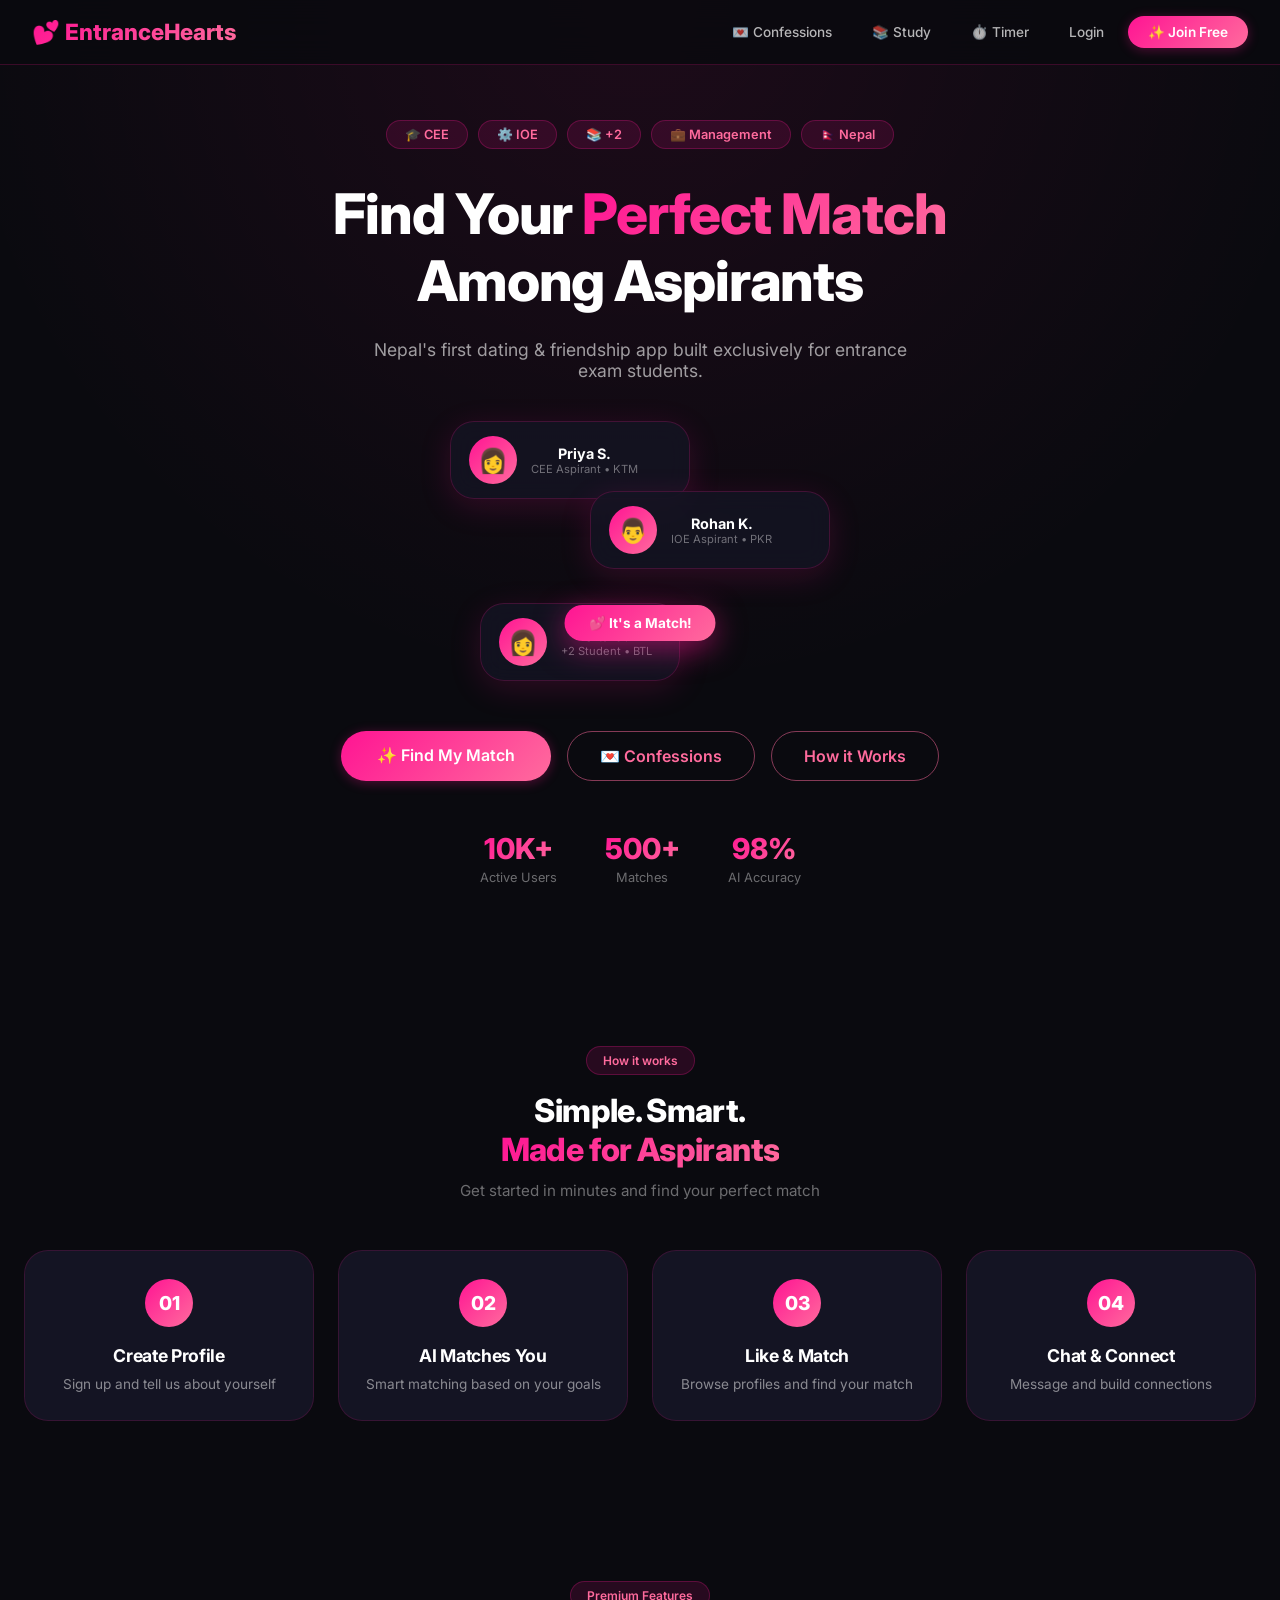
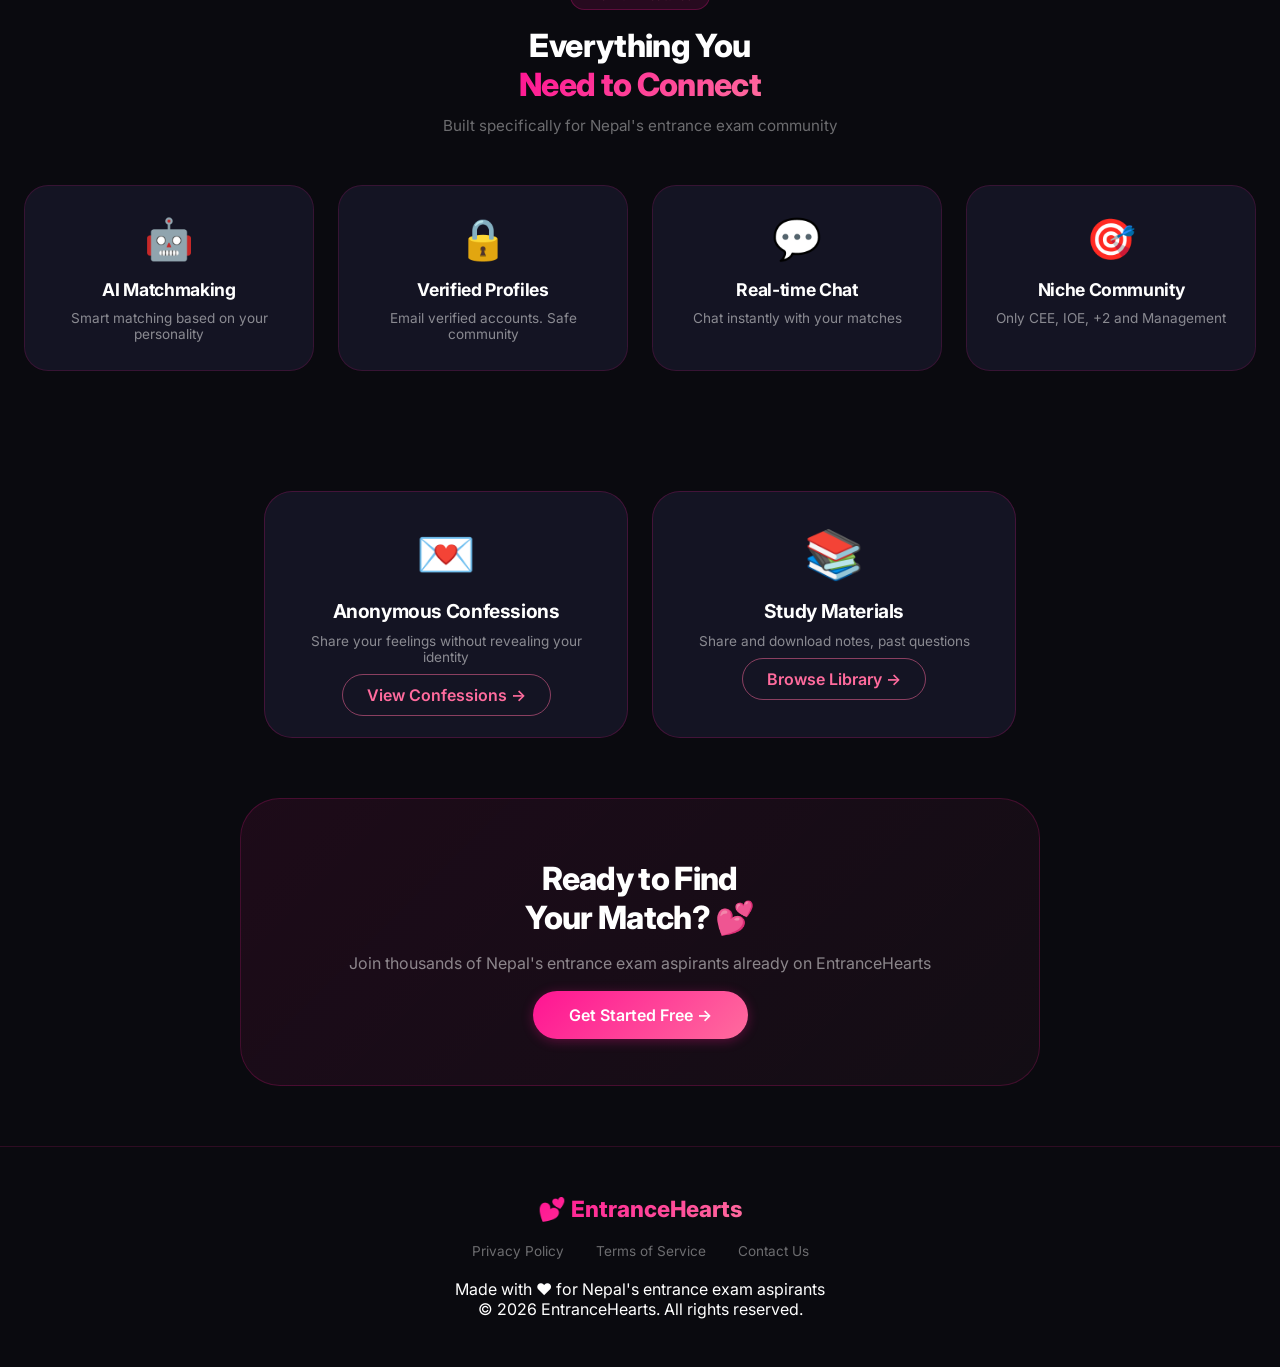
<file: index.html>
<!DOCTYPE html>
<html lang="en">
<head>
  <meta charset="UTF-8"/>
  <meta name="viewport" content="width=device-width, initial-scale=1.0, viewport-fit=cover"/>
  <title>EntranceHearts 💕 — Nepal's #1 Dating App for Students</title>
  <meta name="description" content="Nepal's first dating & friendship app for CEE, IOE, +2 and Management students. Find your perfect match!"/>
  <link rel="canonical" href="https://entrancehearts.vercel.app/"/>
  <meta property="og:title" content="EntranceHearts 💕 — Find Your Match"/>
  <meta property="og:description" content="Nepal's first dating app for students"/>
  <meta property="og:image" content="/icon-512.png"/>
  <link rel="manifest" href="manifest.json"/>
  <meta name="theme-color" content="#FF1493"/>
  <meta name="mobile-web-app-capable" content="yes"/>
  <link rel="apple-touch-icon" href="icon-192.png"/>
  <link href="https://fonts.googleapis.com/css2?family=Inter:opsz,wght@14..32,300;14..32,400;14..32,500;14..32,600;14..32,700;14..32,800&display=swap" rel="stylesheet"/>
  <link rel="stylesheet" href="https://cdnjs.cloudflare.com/ajax/libs/font-awesome/6.4.0/css/all.min.css"/>
  <link rel="stylesheet" href="style.css"/>
  
  <style>
    /* ========================================
       ENTRANCEHEARTS - PREMIUM DARK THEME
       Pink Gradient | Professional Dating App Style
       ======================================== */
    
    * {
      margin: 0;
      padding: 0;
      box-sizing: border-box;
    }

    body {
      font-family: 'Inter', sans-serif;
      background: #0a0a0f;
      color: #ffffff;
      overflow-x: hidden;
    }

    /* Premium Gradients */
    :root {
      --gradient-pink: linear-gradient(135deg, #FF1493, #FF6B9D);
      --gradient-gold: linear-gradient(135deg, #FFD700, #FFA500);
    }

    /* Navbar */
    .navbar {
      position: fixed;
      top: 0;
      left: 0;
      right: 0;
      z-index: 1000;
      padding: 16px 32px;
      background: rgba(10, 10, 15, 0.85);
      backdrop-filter: blur(20px);
      border-bottom: 1px solid rgba(255, 20, 147, 0.2);
      transition: all 0.3s;
    }
    .navbar.scrolled {
      padding: 12px 32px;
      background: rgba(10, 10, 15, 0.95);
    }
    .nav-container {
      max-width: 1280px;
      margin: 0 auto;
      display: flex;
      justify-content: space-between;
      align-items: center;
    }
    .logo {
      font-size: 1.4rem;
      font-weight: 800;
      background: var(--gradient-pink);
      -webkit-background-clip: text;
      background-clip: text;
      -webkit-text-fill-color: transparent;
      text-decoration: none;
    }
    .nav-links {
      display: flex;
      gap: 8px;
      align-items: center;
      flex-wrap: wrap;
    }
    .nav-link {
      color: rgba(255, 255, 255, 0.7);
      padding: 8px 16px;
      border-radius: 100px;
      text-decoration: none;
      font-weight: 500;
      font-size: 0.85rem;
      transition: all 0.3s;
    }
    .nav-link:hover {
      color: #FF6B9D;
      background: rgba(255, 20, 147, 0.1);
    }
    .btn-primary {
      background: var(--gradient-pink);
      color: white;
      padding: 8px 20px;
      border-radius: 100px;
      text-decoration: none;
      font-weight: 600;
      font-size: 0.85rem;
      transition: all 0.3s;
      box-shadow: 0 2px 12px rgba(255, 20, 147, 0.3);
    }
    .btn-primary:hover {
      transform: translateY(-2px);
      box-shadow: 0 8px 25px rgba(255, 20, 147, 0.4);
    }
    .btn-ghost {
      color: rgba(255, 255, 255, 0.7);
      padding: 8px 16px;
      border-radius: 100px;
      text-decoration: none;
      font-weight: 500;
      font-size: 0.85rem;
      transition: all 0.3s;
    }
    .btn-ghost:hover {
      color: #FF6B9D;
      background: rgba(255, 20, 147, 0.1);
    }

    /* Hero Section */
    .hero {
      min-height: 100vh;
      display: flex;
      flex-direction: column;
      align-items: center;
      justify-content: center;
      text-align: center;
      padding: 120px 24px 80px;
      position: relative;
      background: radial-gradient(circle at 50% 0%, rgba(255, 20, 147, 0.08), transparent 60%);
    }
    .hero-badge-container {
      display: flex;
      gap: 10px;
      justify-content: center;
      flex-wrap: wrap;
      margin-bottom: 32px;
    }
    .hero-badge {
      background: rgba(255, 20, 147, 0.12);
      border: 1px solid rgba(255, 20, 147, 0.25);
      color: #FF6B9D;
      padding: 6px 18px;
      border-radius: 100px;
      font-size: 0.8rem;
      font-weight: 600;
    }
    .hero-title {
      font-size: 3.5rem;
      font-weight: 800;
      line-height: 1.2;
      margin-bottom: 24px;
    }
    .hero-title .gradient-text {
      background: var(--gradient-pink);
      -webkit-background-clip: text;
      background-clip: text;
      -webkit-text-fill-color: transparent;
    }
    .hero-subtitle {
      color: rgba(255, 255, 255, 0.6);
      font-size: 1.1rem;
      max-width: 550px;
      margin: 0 auto 40px;
    }

    /* Floating Cards */
    .floating-cards {
      position: relative;
      width: 100%;
      max-width: 380px;
      height: 260px;
      margin: 0 auto 50px;
    }
    .float-card {
      position: absolute;
      background: rgba(20, 20, 35, 0.8);
      backdrop-filter: blur(12px);
      border: 1px solid rgba(255, 20, 147, 0.2);
      border-radius: 24px;
      padding: 14px 18px;
      display: flex;
      align-items: center;
      gap: 14px;
      width: 240px;
      box-shadow: 0 8px 32px rgba(255, 20, 147, 0.15);
      animation: float 3s ease-in-out infinite;
    }
    .float-card:nth-child(1) { top: 0; left: 0; animation-delay: 0s; }
    .float-card:nth-child(2) { top: 70px; right: 0; animation-delay: 1s; }
    .float-card:nth-child(3) { bottom: 0; left: 30px; animation-delay: 0.5s; width: 200px; }
    @keyframes float {
      0%, 100% { transform: translateY(0); }
      50% { transform: translateY(-10px); }
    }
    .float-avatar {
      width: 48px;
      height: 48px;
      border-radius: 50%;
      background: var(--gradient-pink);
      display: flex;
      align-items: center;
      justify-content: center;
      font-size: 1.5rem;
    }
    .float-name { font-size: 0.9rem; font-weight: 700; }
    .float-meta { font-size: 0.7rem; color: rgba(255, 255, 255, 0.4); }
    .match-pill {
      position: absolute;
      bottom: 40px;
      left: 50%;
      transform: translateX(-50%);
      background: var(--gradient-pink);
      color: white;
      padding: 10px 24px;
      border-radius: 100px;
      font-size: 0.85rem;
      font-weight: 700;
      white-space: nowrap;
      box-shadow: 0 8px 30px rgba(255, 20, 147, 0.5);
      animation: pulse 2s infinite;
    }
    @keyframes pulse {
      0%, 100% { transform: translateX(-50%) scale(1); }
      50% { transform: translateX(-50%) scale(1.05); }
    }

    /* CTA Buttons */
    .hero-cta {
      display: flex;
      gap: 16px;
      justify-content: center;
      flex-wrap: wrap;
      margin-bottom: 50px;
    }
    .btn-large {
      padding: 14px 36px;
      font-size: 1rem;
    }
    .btn-outline {
      color: #FF6B9D;
      padding: 14px 32px;
      border-radius: 100px;
      text-decoration: none;
      font-weight: 600;
      font-size: 1rem;
      border: 1.5px solid rgba(255, 107, 157, 0.5);
      background: transparent;
      transition: all 0.3s;
    }
    .btn-outline:hover {
      border-color: #FF1493;
      background: rgba(255, 20, 147, 0.1);
      transform: translateY(-2px);
    }

    /* Stats */
    .hero-stats {
      display: flex;
      gap: 48px;
      justify-content: center;
    }
    .hero-stat strong {
      display: block;
      font-size: 1.8rem;
      font-weight: 800;
      background: var(--gradient-pink);
      -webkit-background-clip: text;
      background-clip: text;
      -webkit-text-fill-color: transparent;
    }
    .hero-stat span {
      font-size: 0.8rem;
      color: rgba(255, 255, 255, 0.4);
    }

    /* Sections */
    .section {
      padding: 80px 24px;
      max-width: 1280px;
      margin: 0 auto;
    }
    .section-header {
      text-align: center;
      margin-bottom: 50px;
    }
    .section-tag {
      display: inline-block;
      background: rgba(255, 20, 147, 0.12);
      border: 1px solid rgba(255, 20, 147, 0.25);
      color: #FF6B9D;
      padding: 6px 16px;
      border-radius: 100px;
      font-size: 0.75rem;
      font-weight: 600;
      margin-bottom: 16px;
    }
    .section h2 {
      font-size: 2rem;
      font-weight: 800;
      margin-bottom: 12px;
    }
    .section-sub {
      color: rgba(255, 255, 255, 0.4);
      font-size: 0.95rem;
    }

    /* Grids */
    .steps-grid, .features-grid {
      display: grid;
      grid-template-columns: repeat(4, 1fr);
      gap: 24px;
    }
    .step-card, .feature-card {
      background: #141423;
      border: 1px solid rgba(255, 20, 147, 0.15);
      border-radius: 24px;
      padding: 28px 20px;
      text-align: center;
      transition: all 0.3s;
    }
    .step-card:hover, .feature-card:hover {
      transform: translateY(-6px);
      border-color: #FF1493;
      box-shadow: 0 8px 32px rgba(255, 20, 147, 0.2);
    }
    .step-number {
      width: 48px;
      height: 48px;
      border-radius: 50%;
      background: var(--gradient-pink);
      display: flex;
      align-items: center;
      justify-content: center;
      font-size: 1.2rem;
      font-weight: 800;
      margin: 0 auto 18px;
      color: white;
    }
    .feature-icon {
      font-size: 2.5rem;
      margin-bottom: 16px;
    }
    .step-card h3, .feature-card h3 {
      font-size: 1.1rem;
      font-weight: 700;
      margin-bottom: 10px;
    }
    .step-card p, .feature-card p {
      font-size: 0.85rem;
      color: rgba(255, 255, 255, 0.5);
    }

    /* Premium Grid */
    .premium-grid {
      display: grid;
      grid-template-columns: repeat(2, 1fr);
      gap: 24px;
      max-width: 800px;
      margin: 40px auto;
      padding: 0 24px;
    }
    .premium-card {
      background: #141423;
      border: 1px solid rgba(255, 20, 147, 0.2);
      border-radius: 28px;
      padding: 32px 24px;
      text-align: center;
      transition: all 0.3s;
    }
    .premium-card:hover {
      transform: translateY(-6px);
      border-color: #FF1493;
      box-shadow: 0 8px 32px rgba(255, 20, 147, 0.2);
    }
    .premium-card-icon {
      font-size: 3rem;
      margin-bottom: 16px;
    }
    .premium-card h3 {
      font-size: 1.2rem;
      font-weight: 700;
      margin-bottom: 10px;
    }
    .premium-card p {
      font-size: 0.85rem;
      color: rgba(255, 255, 255, 0.5);
      margin-bottom: 20px;
    }

    /* CTA Section */
    .cta-section {
      background: linear-gradient(135deg, rgba(255, 20, 147, 0.08), rgba(255, 107, 157, 0.04));
      border: 1px solid rgba(255, 20, 147, 0.2);
      border-radius: 40px;
      padding: 60px 40px;
      text-align: center;
      max-width: 800px;
      margin: 60px auto;
    }
    .cta-section h2 {
      font-size: 2rem;
      font-weight: 800;
      margin-bottom: 16px;
    }
    .cta-section p {
      color: rgba(255, 255, 255, 0.5);
      margin-bottom: 32px;
    }

    /* Footer */
    .footer {
      border-top: 1px solid rgba(255, 20, 147, 0.15);
      padding: 48px 24px;
      text-align: center;
    }
    .footer-links {
      display: flex;
      justify-content: center;
      gap: 32px;
      margin: 20px 0;
    }
    .footer-links a {
      color: rgba(255, 255, 255, 0.4);
      text-decoration: none;
      font-size: 0.85rem;
      transition: color 0.2s;
    }
    .footer-links a:hover {
      color: #FF6B9D;
    }

    /* Mobile Menu */
    .mobile-menu-btn {
      display: none;
      background: rgba(255, 20, 147, 0.15);
      border: 1px solid rgba(255, 20, 147, 0.3);
      border-radius: 12px;
      padding: 10px 14px;
      color: #FF6B9D;
      cursor: pointer;
      font-size: 1.2rem;
    }
    @media (max-width: 900px) {
      .steps-grid, .features-grid { grid-template-columns: repeat(2, 1fr); }
    }
    @media (max-width: 768px) {
      .nav-links { display: none; }
      .mobile-menu-btn { display: block; }
      .hero-title { font-size: 2.2rem; }
      .steps-grid, .features-grid { grid-template-columns: 1fr; }
      .premium-grid { grid-template-columns: 1fr; }
      .hero-stats { gap: 24px; }
    }
    @media (max-width: 480px) {
      .floating-cards { transform: scale(0.85); }
      .hero-cta { flex-direction: column; align-items: center; }
    }
    .mobile-menu {
      position: fixed;
      top: 70px;
      right: -100%;
      width: 280px;
      background: #141423;
      backdrop-filter: blur(20px);
      border: 1px solid rgba(255, 20, 147, 0.3);
      border-radius: 20px;
      padding: 20px;
      z-index: 999;
      transition: right 0.3s;
    }
    .mobile-menu.open { right: 16px; }
    .mobile-menu-item {
      display: block;
      padding: 12px 16px;
      color: white;
      text-decoration: none;
      border-radius: 12px;
    }
    .mobile-menu-item:hover {
      background: rgba(255, 20, 147, 0.15);
      color: #FF6B9D;
    }
  </style>
</head>
<body>

  <!-- Navbar -->
  <nav class="navbar" id="navbar">
    <div class="nav-container">
      <a href="index.html" class="logo">💕 EntranceHearts</a>
      <div class="nav-links">
        <a href="confessions.html" class="nav-link">💌 Confessions</a>
        <a href="study.html" class="nav-link">📚 Study</a>
        <a href="timer.html" class="nav-link">⏱️ Timer</a>
        <a href="login.html" class="nav-link">Login</a>
        <a href="signup.html" class="btn-primary">✨ Join Free</a>
      </div>
      <button class="mobile-menu-btn" id="mobileMenuBtn">☰</button>
    </div>
  </nav>

  <!-- Mobile Menu -->
  <div class="mobile-menu" id="mobileMenu">
    <a href="login.html" class="mobile-menu-item">🔐 Login</a>
    <a href="signup.html" class="mobile-menu-item">✨ Join Free</a>
    <a href="confessions.html" class="mobile-menu-item">💌 Confessions</a>
    <a href="study.html" class="mobile-menu-item">📚 Study</a>
    <a href="timer.html" class="mobile-menu-item">⏱️ Timer</a>
    <a href="browse.html" class="mobile-menu-item">🔥 Discover</a>
    <a href="chat.html" class="mobile-menu-item">💬 Chats</a>
    <a href="ai-match.html" class="mobile-menu-item">🤖 AI Match</a>
    <a href="profile.html" class="mobile-menu-item">👤 Profile</a>
  </div>

  <!-- Hero Section -->
  <section class="hero">
    <div class="hero-badge-container">
      <span class="hero-badge">🎓 CEE</span>
      <span class="hero-badge">⚙️ IOE</span>
      <span class="hero-badge">📚 +2</span>
      <span class="hero-badge">💼 Management</span>
      <span class="hero-badge">🇳🇵 Nepal</span>
    </div>
    <h1 class="hero-title">Find Your <span class="gradient-text">Perfect Match</span><br/>Among Aspirants</h1>
    <p class="hero-subtitle">Nepal's first dating & friendship app built exclusively for entrance exam students.</p>

    <div class="floating-cards">
      <div class="float-card"><div class="float-avatar">👩</div><div><div class="float-name">Priya S.</div><div class="float-meta">CEE Aspirant • KTM</div></div></div>
      <div class="float-card"><div class="float-avatar">👨</div><div><div class="float-name">Rohan K.</div><div class="float-meta">IOE Aspirant • PKR</div></div></div>
      <div class="float-card"><div class="float-avatar">👩</div><div><div class="float-name">Sita G.</div><div class="float-meta">+2 Student • BTL</div></div></div>
      <div class="match-pill">💕 It's a Match!</div>
    </div>

    <div class="hero-cta">
      <a href="signup.html" class="btn-primary btn-large">✨ Find My Match</a>
      <a href="confessions.html" class="btn-outline">💌 Confessions</a>
      <a href="#how" class="btn-outline">How it Works</a>
    </div>

    <div class="hero-stats">
      <div class="hero-stat"><strong>10K+</strong><span>Active Users</span></div>
      <div class="hero-stat"><strong>500+</strong><span>Matches</span></div>
      <div class="hero-stat"><strong>98%</strong><span>AI Accuracy</span></div>
    </div>
  </section>

  <!-- How It Works -->
  <section class="section" id="how">
    <div class="section-header">
      <span class="section-tag">How it works</span>
      <h2>Simple. Smart.<br/><span class="gradient-text">Made for Aspirants</span></h2>
      <p class="section-sub">Get started in minutes and find your perfect match</p>
    </div>
    <div class="steps-grid">
      <div class="step-card"><div class="step-number">01</div><h3>Create Profile</h3><p>Sign up and tell us about yourself</p></div>
      <div class="step-card"><div class="step-number">02</div><h3>AI Matches You</h3><p>Smart matching based on your goals</p></div>
      <div class="step-card"><div class="step-number">03</div><h3>Like & Match</h3><p>Browse profiles and find your match</p></div>
      <div class="step-card"><div class="step-number">04</div><h3>Chat & Connect</h3><p>Message and build connections</p></div>
    </div>
  </section>

  <!-- Features -->
  <section class="section">
    <div class="section-header">
      <span class="section-tag">Premium Features</span>
      <h2>Everything You<br/><span class="gradient-text">Need to Connect</span></h2>
      <p class="section-sub">Built specifically for Nepal's entrance exam community</p>
    </div>
    <div class="features-grid">
      <div class="feature-card"><div class="feature-icon">🤖</div><h3>AI Matchmaking</h3><p>Smart matching based on your personality</p></div>
      <div class="feature-card"><div class="feature-icon">🔒</div><h3>Verified Profiles</h3><p>Email verified accounts. Safe community</p></div>
      <div class="feature-card"><div class="feature-icon">💬</div><h3>Real-time Chat</h3><p>Chat instantly with your matches</p></div>
      <div class="feature-card"><div class="feature-icon">🎯</div><h3>Niche Community</h3><p>Only CEE, IOE, +2 and Management</p></div>
    </div>
  </section>

  <!-- Premium Cards -->
  <div class="premium-grid">
    <div class="premium-card"><div class="premium-card-icon">💌</div><h3>Anonymous Confessions</h3><p>Share your feelings without revealing your identity</p><a href="confessions.html" class="btn-outline" style="padding: 10px 24px;">View Confessions →</a></div>
    <div class="premium-card"><div class="premium-card-icon">📚</div><h3>Study Materials</h3><p>Share and download notes, past questions</p><a href="study.html" class="btn-outline" style="padding: 10px 24px;">Browse Library →</a></div>
  </div>

  <!-- CTA Section -->
  <section class="cta-section">
    <h2>Ready to Find<br/>Your Match? 💕</h2>
    <p>Join thousands of Nepal's entrance exam aspirants already on EntranceHearts</p>
    <a href="signup.html" class="btn-primary btn-large">Get Started Free →</a>
  </section>

  <!-- Footer -->
  <footer class="footer">
    <div class="footer-content">
      <span class="logo">💕 EntranceHearts</span>
      <div class="footer-links">
        <a href="#">Privacy Policy</a>
        <a href="#">Terms of Service</a>
        <a href="#">Contact Us</a>
      </div>
      <p>Made with ❤️ for Nepal's entrance exam aspirants</p>
      <p>© 2026 EntranceHearts. All rights reserved.</p>
    </div>
  </footer>

  <script>
    // Mobile Menu Toggle
    const menuBtn = document.getElementById('mobileMenuBtn');
    const mobileMenu = document.getElementById('mobileMenu');
    if (menuBtn && mobileMenu) {
      menuBtn.onclick = () => {
        mobileMenu.classList.toggle('open');
        menuBtn.textContent = mobileMenu.classList.contains('open') ? '✕' : '☰';
      };
      document.addEventListener('click', (e) => {
        if (!mobileMenu.contains(e.target) && !menuBtn.contains(e.target)) {
          mobileMenu.classList.remove('open');
          menuBtn.textContent = '☰';
        }
      });
    }

    // Navbar scroll effect
    window.addEventListener('scroll', () => {
      const navbar = document.getElementById('navbar');
      if (navbar && window.scrollY > 50) {
        navbar.classList.add('scrolled');
      } else if (navbar) {
        navbar.classList.remove('scrolled');
      }
    });
  </script>
</body>
</html>
</file>
<file: style.css>
/* ========================================
   ENTRANCEHEARTS - PREMIUM DARK THEME
   Pink + Gold Gradient | Professional Dating App Style
   ======================================== */

/* ---------- ROOT VARIABLES ---------- */
:root {
  --bg-dark: #0a0a0f;
  --bg-card: rgba(20, 20, 35, 0.8);
  --bg-card-solid: #141423;
  --pink-primary: #FF1493;
  --pink-secondary: #FF6B9D;
  --pink-glow: #FF3366;
  --gold: #FFD700;
  --gold-dim: rgba(255, 215, 0, 0.3);
  --text-white: #ffffff;
  --text-gray: rgba(255, 255, 255, 0.7);
  --text-muted: rgba(255, 255, 255, 0.4);
  --border-glow: rgba(255, 20, 147, 0.25);
  --shadow-glow: 0 8px 32px rgba(255, 20, 147, 0.2);
  --shadow-glow-lg: 0 12px 40px rgba(255, 20, 147, 0.3);
  --gradient-pink: linear-gradient(135deg, #FF1493, #FF6B9D);
  --gradient-gold: linear-gradient(135deg, #FFD700, #FFA500);
  --gradient-bg: radial-gradient(circle at top, rgba(255, 20, 147, 0.1), transparent 70%);
}

/* ---------- RESET & BASE ---------- */
* {
  margin: 0;
  padding: 0;
  box-sizing: border-box;
}

::selection {
  background: #FF1493;
  color: white;
}

html {
  scroll-behavior: smooth;
}

body {
  font-family: 'Inter', sans-serif;
  background: var(--bg-dark);
  color: var(--text-white);
  min-height: 100vh;
}

/* ---------- CUSTOM SCROLLBAR ---------- */
::-webkit-scrollbar {
  width: 6px;
}
::-webkit-scrollbar-track {
  background: rgba(255, 255, 255, 0.05);
  border-radius: 10px;
}
::-webkit-scrollbar-thumb {
  background: var(--pink-primary);
  border-radius: 10px;
}

/* ---------- TYPOGRAPHY ---------- */
h1, h2, h3 {
  font-weight: 800;
  letter-spacing: -0.02em;
}
.gradient-text {
  background: var(--gradient-pink);
  -webkit-background-clip: text;
  background-clip: text;
  -webkit-text-fill-color: transparent;
}
.gold-text {
  background: var(--gradient-gold);
  -webkit-background-clip: text;
  background-clip: text;
  -webkit-text-fill-color: transparent;
}

/* ---------- PREMIUM NAVBAR (UNIVERSAL) ---------- */
.navbar {
  position: fixed;
  top: 0;
  left: 0;
  right: 0;
  z-index: 1000;
  padding: 18px 32px;
  background: rgba(10, 10, 15, 0.85);
  backdrop-filter: blur(20px);
  border-bottom: 1px solid var(--border-glow);
  transition: all 0.3s;
}
.navbar.scrolled {
  padding: 12px 32px;
  background: rgba(10, 10, 15, 0.95);
}
.nav-container {
  max-width: 1280px;
  margin: 0 auto;
  display: flex;
  justify-content: space-between;
  align-items: center;
}
.logo {
  font-size: 1.4rem;
  font-weight: 800;
  background: var(--gradient-pink);
  -webkit-background-clip: text;
  background-clip: text;
  -webkit-text-fill-color: transparent;
  text-decoration: none;
}
.nav-links {
  display: flex;
  gap: 12px;
  align-items: center;
}

/* Buttons */
.btn-primary {
  background: var(--gradient-pink);
  color: white;
  padding: 10px 24px;
  border-radius: 100px;
  text-decoration: none;
  font-weight: 600;
  font-size: 0.9rem;
  transition: all 0.3s;
  box-shadow: 0 2px 12px rgba(255, 20, 147, 0.3);
  border: none;
  cursor: pointer;
}
.btn-primary:hover {
  transform: translateY(-2px);
  box-shadow: 0 8px 25px rgba(255, 20, 147, 0.4);
}
.btn-ghost {
  color: var(--text-gray);
  padding: 10px 20px;
  border-radius: 100px;
  text-decoration: none;
  font-weight: 500;
  transition: all 0.3s;
  background: transparent;
}
.btn-ghost:hover {
  color: var(--pink-secondary);
  background: rgba(255, 20, 147, 0.1);
}
.btn-large {
  padding: 14px 36px;
  font-size: 1rem;
}

/* ---------- BOTTOM NAVIGATION ---------- */
.bottom-nav {
  position: fixed;
  bottom: 0;
  left: 0;
  right: 0;
  background: rgba(10, 10, 15, 0.95);
  backdrop-filter: blur(20px);
  border-top: 1px solid var(--border-glow);
  display: flex;
  justify-content: space-around;
  padding: 12px 0 20px;
  z-index: 100;
}
.nav-item {
  display: flex;
  flex-direction: column;
  align-items: center;
  gap: 4px;
  color: var(--text-muted);
  text-decoration: none;
  font-size: 0.65rem;
  font-weight: 600;
  transition: all 0.2s;
  padding: 6px 12px;
  border-radius: 40px;
}
.nav-item span:first-child {
  font-size: 1.3rem;
}
.nav-item:hover {
  color: var(--pink-secondary);
  background: rgba(255, 20, 147, 0.1);
}
.nav-item.active {
  color: var(--pink-secondary);
}

/* ---------- PREMIUM CARDS ---------- */
.premium-card, .step-card, .feature-card, .question-card, .result-card {
  background: var(--bg-card);
  backdrop-filter: blur(10px);
  border: 1px solid var(--border-glow);
  border-radius: 24px;
  transition: all 0.3s;
}
.premium-card:hover, .step-card:hover, .feature-card:hover {
  transform: translateY(-5px);
  border-color: var(--pink-primary);
  box-shadow: var(--shadow-glow);
}

/* ---------- PAGE CONTAINER ---------- */
.page, .container, .ai-page {
  max-width: 600px;
  margin: 0 auto;
  padding: 90px 20px 100px;
}

/* ---------- HERO SECTION (INDEX) ---------- */
.hero {
  min-height: 100vh;
  display: flex;
  flex-direction: column;
  align-items: center;
  justify-content: center;
  text-align: center;
  padding: 120px 24px 80px;
  position: relative;
  background: var(--gradient-bg);
}
.hero-badge-container {
  display: flex;
  gap: 10px;
  justify-content: center;
  flex-wrap: wrap;
  margin-bottom: 32px;
}
.hero-badge {
  background: rgba(255, 20, 147, 0.12);
  border: 1px solid rgba(255, 20, 147, 0.25);
  color: var(--pink-secondary);
  padding: 6px 18px;
  border-radius: 100px;
  font-size: 0.8rem;
  font-weight: 600;
}
.hero-title {
  font-size: 3.5rem;
  font-weight: 800;
  line-height: 1.2;
  margin-bottom: 24px;
}
.hero-subtitle {
  color: var(--text-gray);
  font-size: 1.1rem;
  max-width: 550px;
  margin: 0 auto 40px;
}
.hero-cta {
  display: flex;
  gap: 16px;
  justify-content: center;
  flex-wrap: wrap;
  margin-bottom: 50px;
}
.hero-stats {
  display: flex;
  gap: 48px;
  justify-content: center;
}
.hero-stat strong {
  display: block;
  font-size: 1.8rem;
  font-weight: 800;
  background: var(--gradient-pink);
  -webkit-background-clip: text;
  background-clip: text;
  -webkit-text-fill-color: transparent;
}
.hero-stat span {
  font-size: 0.8rem;
  color: var(--text-muted);
}

/* Floating Cards */
.floating-cards {
  position: relative;
  width: 100%;
  max-width: 380px;
  height: 260px;
  margin: 0 auto 50px;
}
.float-card {
  position: absolute;
  background: var(--bg-card);
  backdrop-filter: blur(12px);
  border: 1px solid var(--border-glow);
  border-radius: 24px;
  padding: 14px 18px;
  display: flex;
  align-items: center;
  gap: 14px;
  width: 240px;
  box-shadow: var(--shadow-glow);
  animation: float 3s ease-in-out infinite;
}
.float-card:nth-child(1) { top: 0; left: 0; animation-delay: 0s; }
.float-card:nth-child(2) { top: 70px; right: 0; animation-delay: 1s; }
.float-card:nth-child(3) { bottom: 0; left: 30px; animation-delay: 0.5s; width: 200px; }
@keyframes float {
  0%, 100% { transform: translateY(0); }
  50% { transform: translateY(-10px); }
}
.float-avatar {
  width: 48px;
  height: 48px;
  border-radius: 50%;
  background: var(--gradient-pink);
  display: flex;
  align-items: center;
  justify-content: center;
  font-size: 1.5rem;
}
.match-pill {
  position: absolute;
  bottom: 40px;
  left: 50%;
  transform: translateX(-50%);
  background: var(--gradient-pink);
  color: white;
  padding: 10px 24px;
  border-radius: 100px;
  font-size: 0.85rem;
  font-weight: 700;
  white-space: nowrap;
  box-shadow: 0 8px 30px rgba(255, 20, 147, 0.5);
  animation: pulse 2s infinite;
}
@keyframes pulse {
  0%, 100% { transform: translateX(-50%) scale(1); }
  50% { transform: translateX(-50%) scale(1.05); }
}

/* Sections */
.section {
  padding: 80px 24px;
  max-width: 1280px;
  margin: 0 auto;
}
.section-header {
  text-align: center;
  margin-bottom: 50px;
}
.section-tag {
  display: inline-block;
  background: rgba(255, 20, 147, 0.12);
  border: 1px solid rgba(255, 20, 147, 0.25);
  color: var(--pink-secondary);
  padding: 6px 16px;
  border-radius: 100px;
  font-size: 0.75rem;
  font-weight: 600;
  margin-bottom: 16px;
}
.section h2 {
  font-size: 2rem;
  font-weight: 800;
  margin-bottom: 12px;
}
.section-sub {
  color: var(--text-muted);
  font-size: 0.95rem;
}

/* Grids */
.steps-grid, .features-grid {
  display: grid;
  grid-template-columns: repeat(4, 1fr);
  gap: 24px;
}
.step-card, .feature-card {
  background: var(--bg-card-solid);
  border: 1px solid var(--border-glow);
  border-radius: 24px;
  padding: 28px 20px;
  text-align: center;
}
.step-number {
  width: 48px;
  height: 48px;
  border-radius: 50%;
  background: var(--gradient-pink);
  display: flex;
  align-items: center;
  justify-content: center;
  font-size: 1.2rem;
  font-weight: 800;
  margin: 0 auto 18px;
  color: white;
}
.feature-icon {
  font-size: 2.5rem;
  margin-bottom: 16px;
}

/* Premium Grid */
.premium-grid {
  display: grid;
  grid-template-columns: repeat(2, 1fr);
  gap: 24px;
  max-width: 800px;
  margin: 40px auto;
  padding: 0 24px;
}
.premium-card {
  background: var(--bg-card-solid);
  padding: 32px 24px;
  text-align: center;
}
.premium-card-icon {
  font-size: 3rem;
  margin-bottom: 16px;
}

/* CTA Section */
.cta-section {
  background: linear-gradient(135deg, rgba(255, 20, 147, 0.08), rgba(255, 107, 157, 0.04));
  border: 1px solid var(--border-glow);
  border-radius: 40px;
  padding: 60px 40px;
  text-align: center;
  max-width: 800px;
  margin: 60px auto;
}
.cta-section h2 {
  font-size: 2rem;
  font-weight: 800;
  margin-bottom: 16px;
}

/* Footer */
.footer {
  border-top: 1px solid var(--border-glow);
  padding: 48px 24px;
  text-align: center;
}
.footer-links {
  display: flex;
  justify-content: center;
  gap: 32px;
  margin: 20px 0;
}
.footer-links a {
  color: var(--text-muted);
  text-decoration: none;
  font-size: 0.85rem;
  transition: color 0.2s;
}
.footer-links a:hover {
  color: var(--pink-secondary);
}

/* Auth Pages (Login/Signup) */
.auth-page {
  min-height: 100vh;
  display: flex;
  align-items: center;
  justify-content: center;
  padding: 100px 20px;
  background: var(--gradient-bg);
}
.auth-box {
  background: var(--bg-card-solid);
  border: 1px solid var(--border-glow);
  border-radius: 32px;
  padding: 40px 32px;
  width: 100%;
  max-width: 420px;
  box-shadow: var(--shadow-glow-lg);
}
.auth-logo {
  text-align: center;
  font-size: 2rem;
  margin-bottom: 8px;
}
.auth-subtitle {
  text-align: center;
  color: var(--text-muted);
  margin-bottom: 32px;
}
.form-group {
  margin-bottom: 20px;
}
.form-group label {
  display: block;
  font-size: 0.85rem;
  font-weight: 600;
  margin-bottom: 8px;
  color: var(--text-gray);
}
.form-group input, .form-group select {
  width: 100%;
  padding: 14px 16px;
  background: rgba(255, 255, 255, 0.05);
  border: 1px solid var(--border-glow);
  border-radius: 16px;
  color: var(--text-white);
  font-size: 0.9rem;
  transition: all 0.2s;
}
.form-group input:focus, .form-group select:focus {
  outline: none;
  border-color: var(--pink-primary);
  background: rgba(255, 20, 147, 0.05);
}
.submit-btn {
  width: 100%;
  padding: 14px;
  background: var(--gradient-pink);
  border: none;
  border-radius: 100px;
  color: white;
  font-size: 1rem;
  font-weight: 700;
  cursor: pointer;
  margin-top: 8px;
  transition: all 0.3s;
}
.submit-btn:hover {
  transform: translateY(-2px);
  box-shadow: var(--shadow-glow);
}
.auth-switch {
  text-align: center;
  margin-top: 24px;
  color: var(--text-muted);
}
.auth-switch a {
  color: var(--pink-secondary);
  text-decoration: none;
  font-weight: 600;
}

/* Swipe Cards (Browse) */
.swipe-card {
  background: var(--bg-card-solid);
  border: 1px solid var(--border-glow);
  border-radius: 32px;
  overflow: hidden;
}
.card-photo {
  width: 100%;
  height: 320px;
  background: var(--gradient-pink);
  display: flex;
  align-items: center;
  justify-content: center;
  font-size: 5rem;
}
.card-body {
  padding: 20px;
}
.action-row {
  display: flex;
  gap: 16px;
  margin-top: 16px;
}
.btn-pass {
  background: rgba(255, 255, 255, 0.05);
  border: 1px solid var(--border-glow);
  padding: 12px;
  border-radius: 100px;
  color: var(--text-gray);
  cursor: pointer;
}
.btn-like {
  background: var(--gradient-pink);
  border: none;
  padding: 12px;
  border-radius: 100px;
  color: white;
  cursor: pointer;
}
.filter-row {
  display: flex;
  gap: 10px;
  overflow-x: auto;
  margin-bottom: 24px;
}
.filter-btn {
  padding: 8px 20px;
  background: var(--bg-card);
  border: 1px solid var(--border-glow);
  border-radius: 100px;
  color: var(--text-gray);
  cursor: pointer;
  white-space: nowrap;
}
.filter-btn.active {
  background: var(--gradient-pink);
  color: white;
  border-color: transparent;
}

/* Chat */
.chat-window {
  position: fixed;
  top: 0;
  left: 0;
  right: 0;
  bottom: 0;
  background: var(--bg-dark);
  z-index: 200;
  max-width: 480px;
  margin: 0 auto;
  display: flex;
  flex-direction: column;
}
.messages-area {
  flex: 1;
  overflow-y: auto;
  padding: 16px;
}
.msg.sent {
  background: var(--gradient-pink);
  color: white;
  border-radius: 20px 20px 4px 20px;
  padding: 10px 16px;
  max-width: 75%;
  align-self: flex-end;
}
.msg.received {
  background: var(--bg-card);
  border-radius: 20px 20px 20px 4px;
  padding: 10px 16px;
  max-width: 75%;
}
.chat-input-row {
  display: flex;
  gap: 10px;
  padding: 12px 16px;
  border-top: 1px solid var(--border-glow);
}
.chat-input {
  flex: 1;
  padding: 12px 16px;
  background: var(--bg-card);
  border: 1px solid var(--border-glow);
  border-radius: 100px;
  color: var(--text-white);
}
.send-btn {
  background: var(--gradient-pink);
  border: none;
  border-radius: 50%;
  width: 48px;
  height: 48px;
  color: white;
  cursor: pointer;
}

/* Match Popup */
.match-popup {
  position: fixed;
  top: 0;
  left: 0;
  right: 0;
  bottom: 0;
  background: rgba(0,0,0,0.9);
  backdrop-filter: blur(8px);
  display: none;
  align-items: center;
  justify-content: center;
  z-index: 1000;
}
.match-popup.show { display: flex; }
.match-box {
  background: var(--bg-card-solid);
  border: 1px solid var(--border-glow);
  border-radius: 32px;
  padding: 40px 32px;
  text-align: center;
  max-width: 320px;
  animation: popIn 0.4s ease;
}
@keyframes popIn {
  from { transform: scale(0.5); opacity: 0; }
  to { transform: scale(1); opacity: 1; }
}
.match-title {
  font-size: 1.8rem;
  font-weight: 900;
  background: var(--gradient-pink);
  -webkit-background-clip: text;
  background-clip: text;
  -webkit-text-fill-color: transparent;
}
.match-btn {
  display: block;
  width: 100%;
  padding: 14px;
  background: var(--gradient-pink);
  border-radius: 100px;
  color: white;
  text-decoration: none;
  margin-top: 20px;
}

/* Toast */
.toast {
  position: fixed;
  bottom: 100px;
  left: 50%;
  transform: translateX(-50%);
  background: var(--bg-card-solid);
  border: 1px solid var(--pink-primary);
  padding: 12px 24px;
  border-radius: 100px;
  color: white;
  z-index: 1000;
  display: none;
}
.toast.show { display: block; animation: fadeUp 0.3s; }
@keyframes fadeUp {
  from { opacity: 0; transform: translateX(-50%) translateY(20px); }
  to { opacity: 1; transform: translateX(-50%) translateY(0); }
}

/* Loading & AI Match */
.ai-hero { text-align: center; margin-bottom: 40px; }
.ai-icon {
  width: 80px;
  height: 80px;
  border-radius: 24px;
  background: var(--gradient-pink);
  display: flex;
  align-items: center;
  justify-content: center;
  font-size: 2.5rem;
  margin: 0 auto 20px;
}
.loading-spin {
  font-size: 3rem;
  animation: spin 1s linear infinite;
  display: block;
}
@keyframes spin {
  from { transform: rotate(0deg); }
  to { transform: rotate(360deg); }
}
.compat-bar {
  height: 4px;
  background: rgba(255,255,255,0.1);
  border-radius: 2px;
  overflow: hidden;
}
.compat-fill {
  height: 100%;
  background: var(--gradient-pink);
  border-radius: 2px;
}
.option-btn {
  padding: 12px;
  background: var(--bg-card);
  border: 1px solid var(--border-glow);
  border-radius: 14px;
  color: var(--text-gray);
  cursor: pointer;
}
.option-btn.selected {
  border-color: var(--pink-primary);
  background: rgba(255,20,147,0.1);
  color: var(--pink-secondary);
}
.analyze-btn, .retry-btn {
  width: 100%;
  padding: 16px;
  background: var(--gradient-pink);
  border: none;
  border-radius: 100px;
  color: white;
  font-weight: 700;
  cursor: pointer;
  margin-top: 16px;
}
.retry-btn {
  background: transparent;
  border: 1px solid var(--border-glow);
  color: var(--text-gray);
}

/* Timer */
.timer-display {
  font-size: 4rem;
  font-weight: 800;
  font-family: monospace;
  background: var(--gradient-pink);
  -webkit-background-clip: text;
  background-clip: text;
  -webkit-text-fill-color: transparent;
}
.timer-btn {
  background: var(--bg-card);
  border: 1px solid var(--border-glow);
  padding: 12px 24px;
  border-radius: 100px;
  color: white;
  cursor: pointer;
}
.stat-card {
  background: var(--bg-card-solid);
  border: 1px solid var(--border-glow);
  border-radius: 20px;
  padding: 16px;
  text-align: center;
}
.stat-value {
  font-size: 1.8rem;
  font-weight: 800;
  background: var(--gradient-pink);
  -webkit-background-clip: text;
  background-clip: text;
  -webkit-text-fill-color: transparent;
}

/* Responsive */
@media (max-width: 900px) {
  .steps-grid, .features-grid { grid-template-columns: repeat(2, 1fr); }
}
@media (max-width: 768px) {
  .nav-links { display: none; }
  .hero-title { font-size: 2.2rem; }
  .steps-grid, .features-grid { grid-template-columns: 1fr; }
  .premium-grid { grid-template-columns: 1fr; }
  .hero-stats { gap: 24px; }
}
.mobile-menu-btn {
  display: none;
  background: rgba(255,20,147,0.15);
  border: 1px solid var(--border-glow);
  border-radius: 12px;
  padding: 10px 14px;
  color: var(--pink-secondary);
  cursor: pointer;
}
@media (max-width: 768px) {
  .mobile-menu-btn { display: block; }
}
.mobile-menu {
  position: fixed;
  top: 70px;
  right: -100%;
  width: 280px;
  background: var(--bg-card-solid);
  backdrop-filter: blur(20px);
  border: 1px solid var(--border-glow);
  border-radius: 20px;
  padding: 20px;
  z-index: 999;
  transition: right 0.3s;
}
.mobile-menu.open { right: 16px; }
.mobile-menu-item {
  display: block;
  padding: 12px 16px;
  color: var(--text-white);
  text-decoration: none;
  border-radius: 12px;
}
.mobile-menu-item:hover {
  background: rgba(255,20,147,0.15);
  color: var(--pink-secondary);
   }

.delete-account-btn {
  width: 100%;
  padding: 14px;
  background: rgba(255, 68, 68, 0.15);
  border: 1px solid rgba(255, 68, 68, 0.3);
  border-radius: 100px;
  color: #ff6666;
  cursor: pointer;
  transition: all 0.3s;
  display: flex;
  align-items: center;
  justify-content: center;
  gap: 8px;
  font-weight: 600;
}
.delete-account-btn:hover {
  background: rgba(255, 68, 68, 0.3);
  border-color: #ff4444;
  color: #ff4444;
}


.feedback-btn {
  width: 100%;
  padding: 14px;
  background: rgba(255,107,157,0.15);
  border: 1px solid rgba(255,107,157,0.3);
  border-radius: 100px;
  color: #FF6B9D;
  cursor: pointer;
  transition: all 0.3s;
  display: flex;
  align-items: center;
  justify-content: center;
  gap: 8px;
  font-weight: 600;
}
.feedback-btn:hover {
  background: rgba(255,107,157,0.3);
  transform: translateY(-2px);
}

.modal-overlay {
  display: none;
  position: fixed;
  top: 0;
  left: 0;
  right: 0;
  bottom: 0;
  background: rgba(0, 0, 0, 0.95);
  backdrop-filter: blur(12px);
  z-index: 1000;
  align-items: center;
  justify-content: center;
}
.modal-overlay.active {
  display: flex;
}
.modal-content {
  background: #141423;
  border: 1px solid rgba(255,20,147,0.3);
  border-radius: 32px;
  padding: 32px;
  max-width: 500px;
  width: 90%;
  max-height: 90vh;
  overflow-y: auto;
}
.rating-star {
  background: none;
  border: none;
  font-size: 1.5rem;
  cursor: pointer;
  opacity: 0.5;
  transition: all 0.2s;
}
.rating-star:hover {
  transform: scale(1.1);
}
</file>
